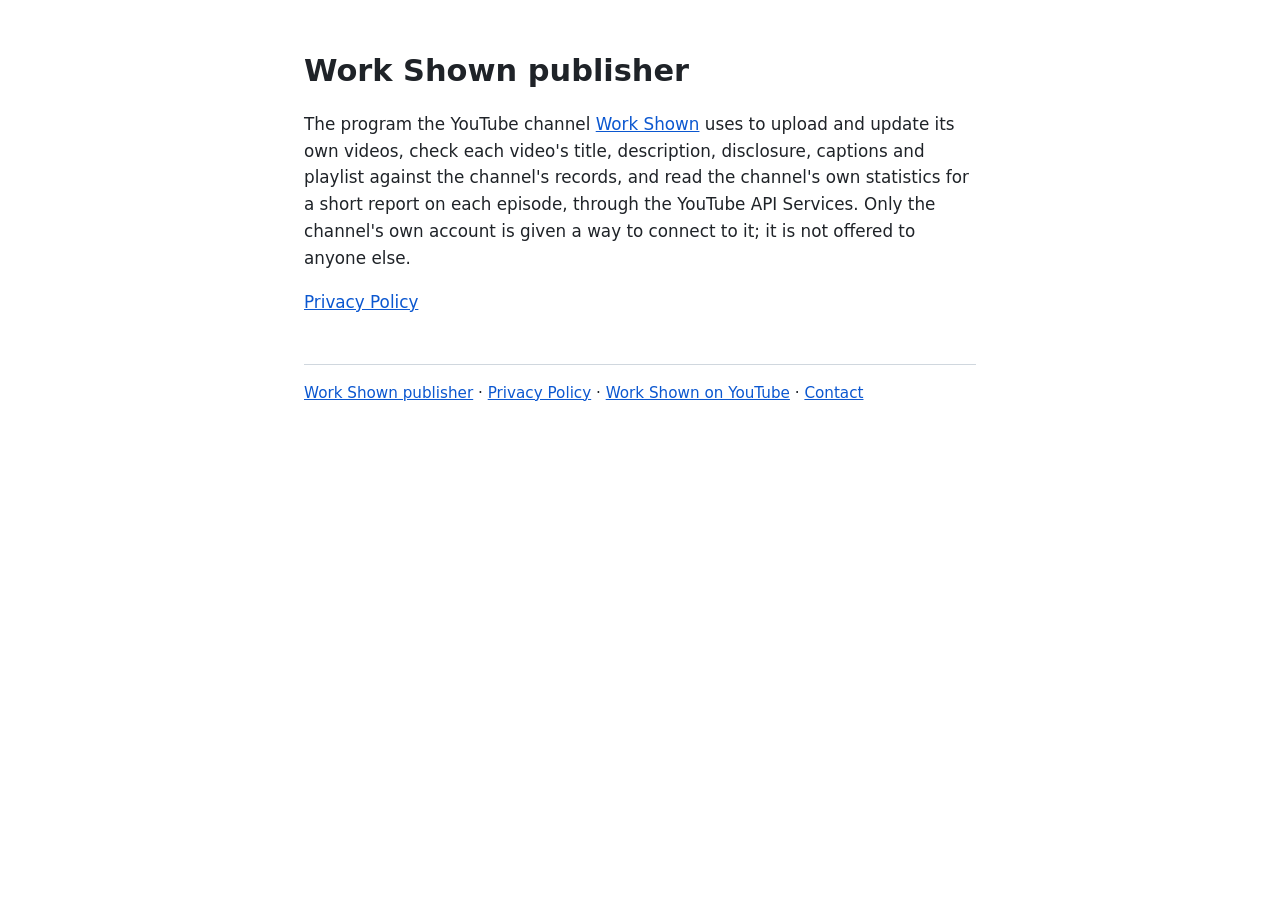
<file: index.html>
<!doctype html>
<html lang="en">
<head>
<meta charset="utf-8">
<meta name="viewport" content="width=device-width, initial-scale=1">
<title>Work Shown publisher</title>
<link rel="stylesheet" href="style.css">
</head>
<body>
<main>
<h1>Work Shown publisher</h1>

<p>The program the YouTube channel <a href="https://www.youtube.com/@WorkShown">Work Shown</a> uses
to upload and update its own videos, check each video's title, description, disclosure, captions and
playlist against the channel's records, and read the channel's own statistics for a short report on
each episode, through the YouTube API Services. Only the channel's own account is given a way to connect to it; it is not offered to
anyone else.</p>

<p><a href="privacy.html">Privacy Policy</a></p>
</main>
<footer>
<a href="./">Work Shown publisher</a> · <a href="privacy.html">Privacy Policy</a> ·
<a href="https://www.youtube.com/@WorkShown">Work Shown on YouTube</a> ·
<a href="mailto:purdy1agent1alpha@gmail.com">Contact</a>
</footer>
</body>
</html>
</file>
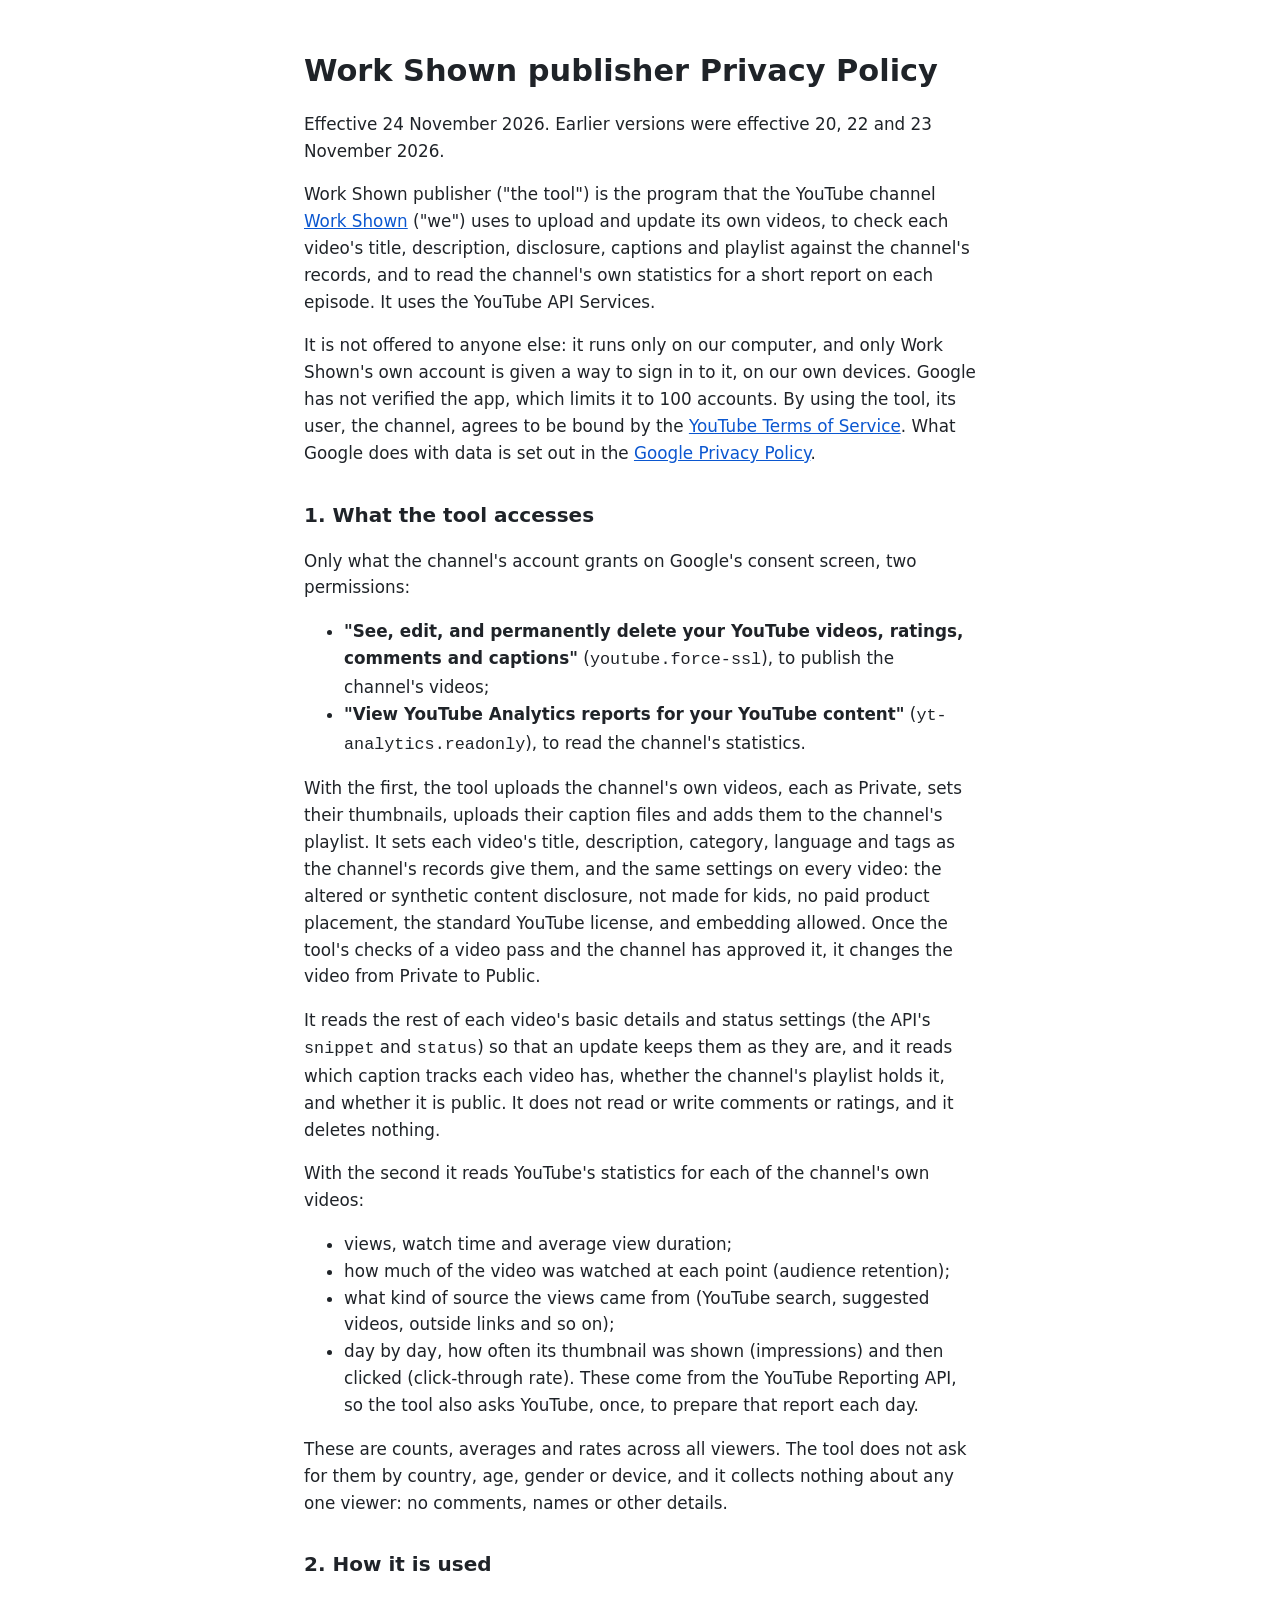
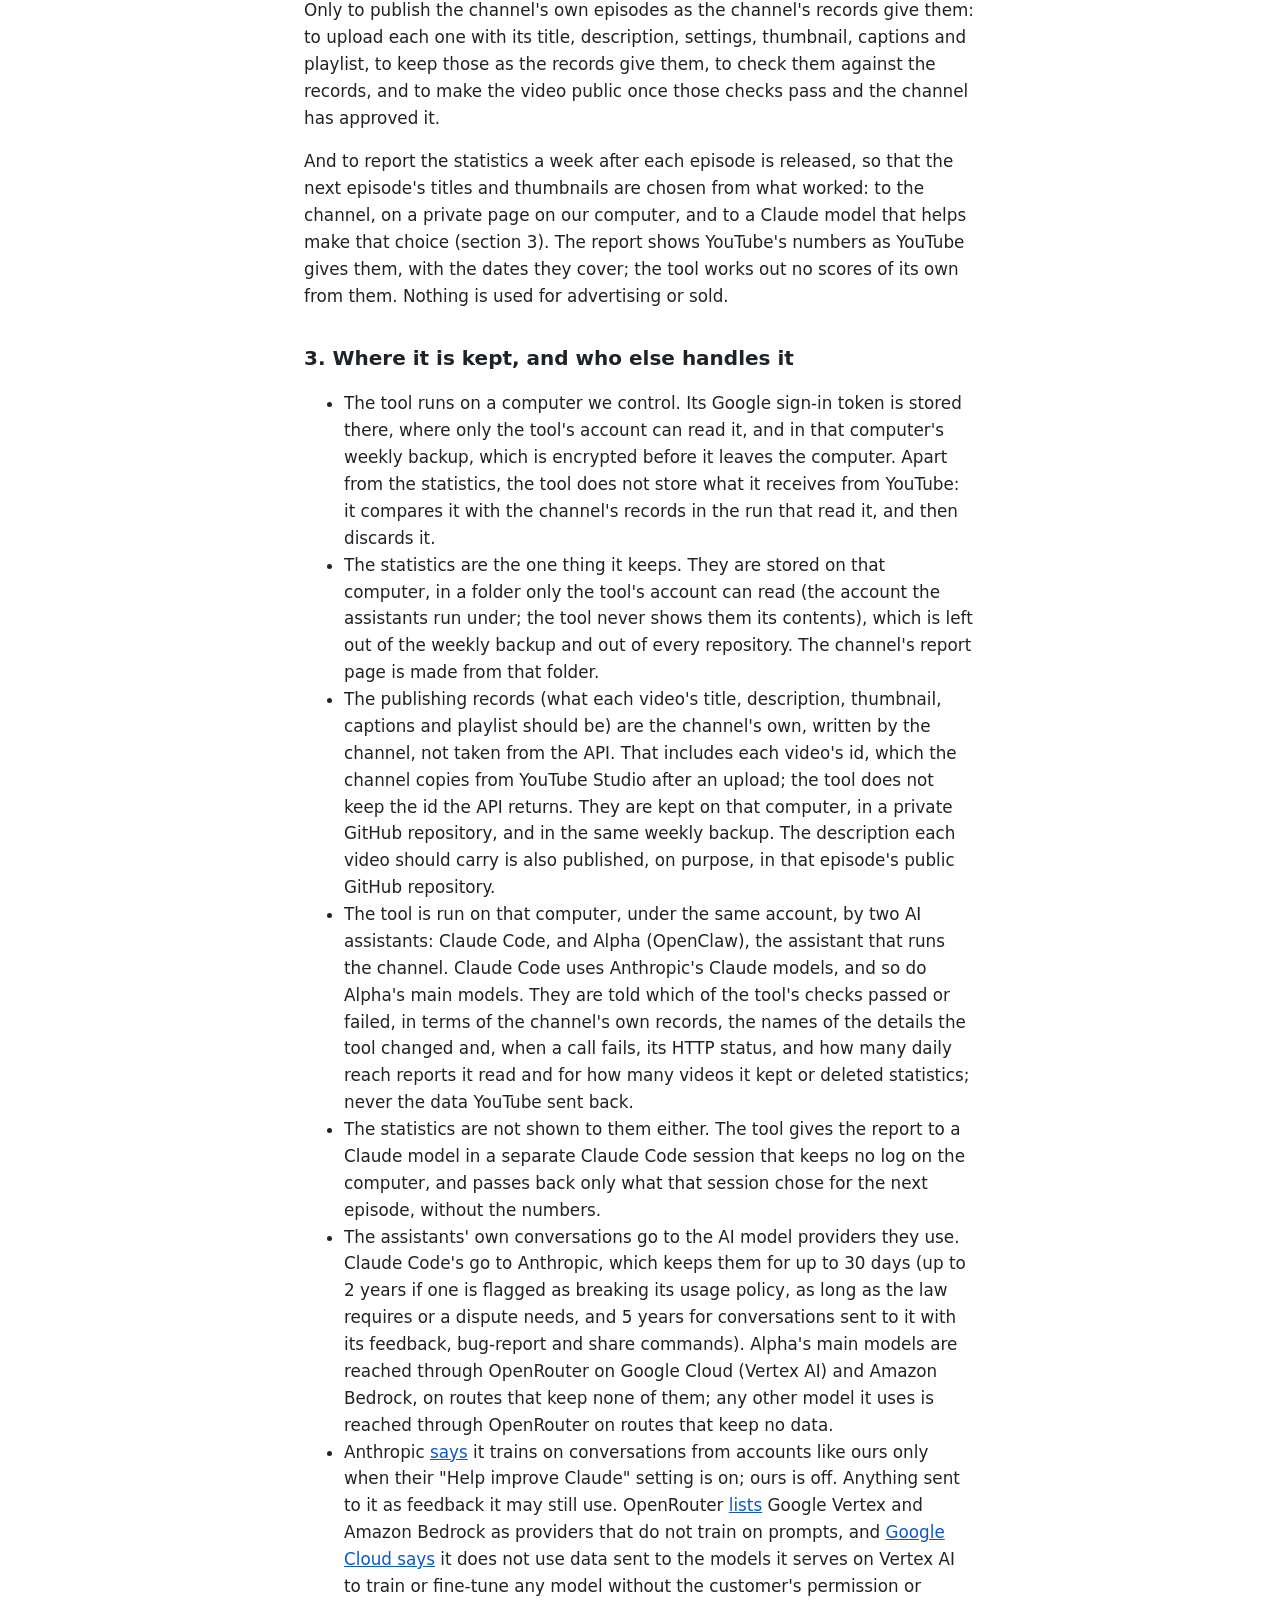
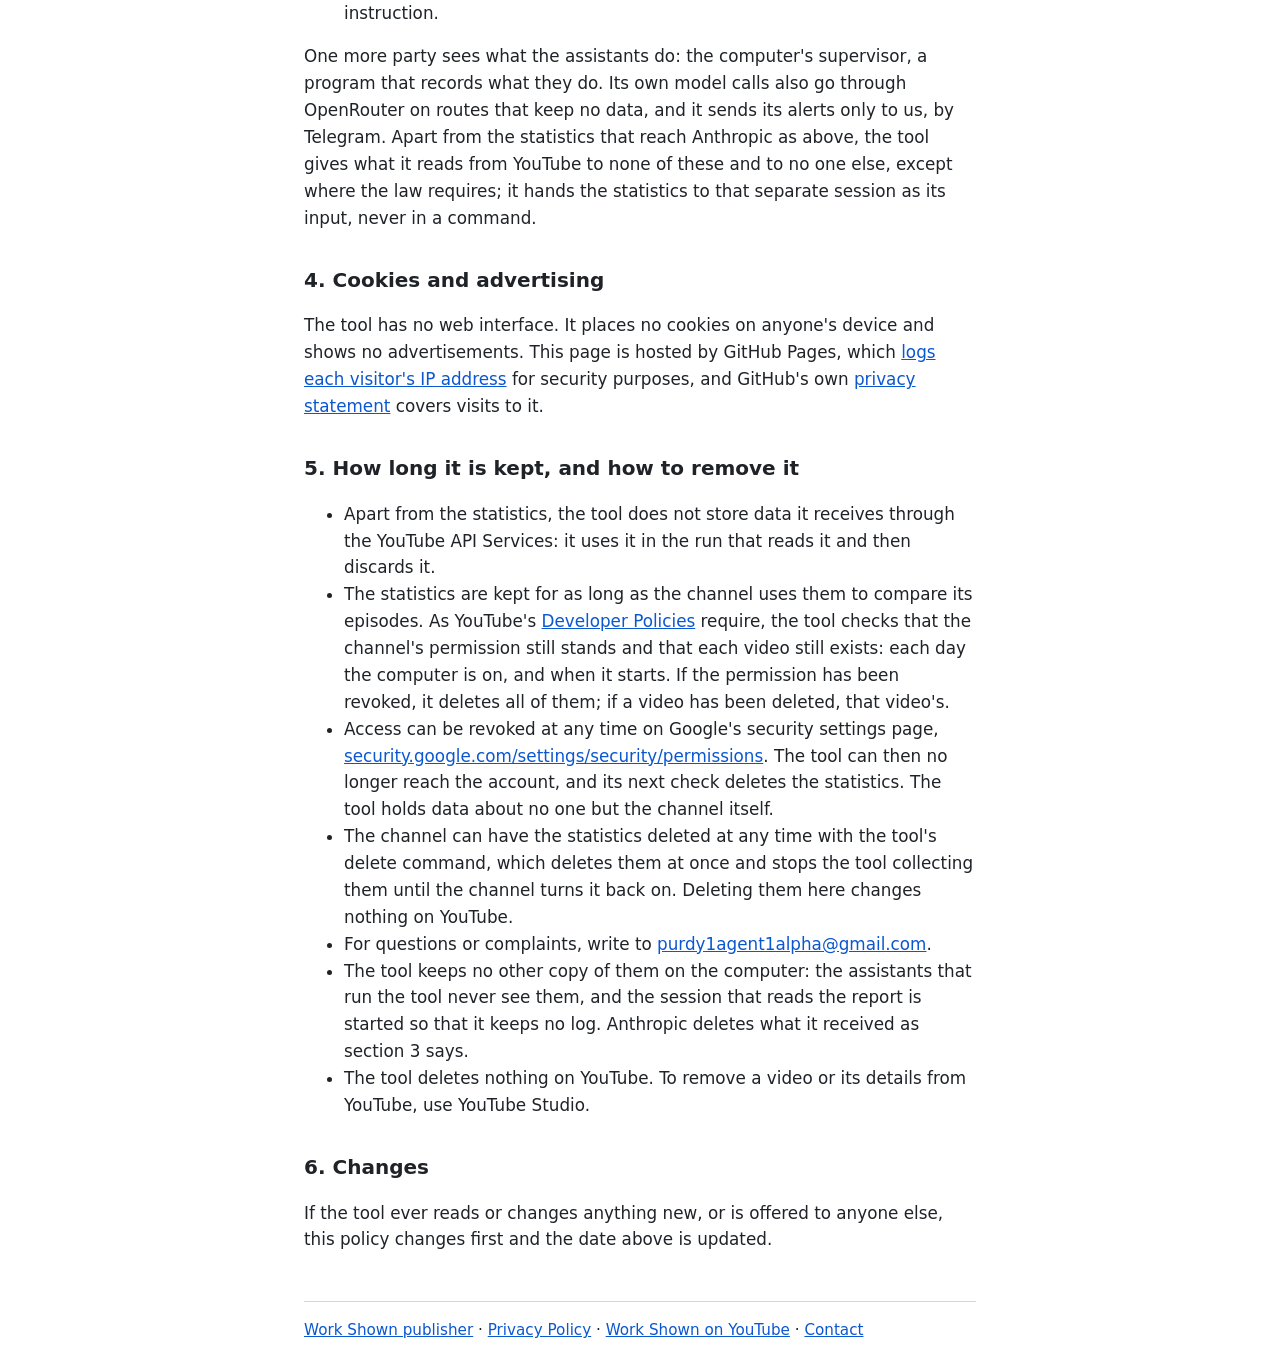
<file: privacy.html>
<!doctype html>
<html lang="en">
<head>
<meta charset="utf-8">
<meta name="viewport" content="width=device-width, initial-scale=1">
<title>Privacy Policy · Work Shown publisher</title>
<link rel="stylesheet" href="style.css">
</head>
<body>
<main>
<h1>Work Shown publisher Privacy Policy</h1>

<p>Effective 24 November 2026. Earlier versions were effective 20, 22 and 23 November 2026.</p>

<p>Work Shown publisher ("the tool") is the program that the YouTube channel
<a href="https://www.youtube.com/@WorkShown">Work Shown</a> ("we") uses to upload and update its
own videos, to check each video's title, description, disclosure, captions and playlist against
the channel's records, and to read the channel's own statistics
for a short report on each episode.
It uses the YouTube API Services.</p>
<p>It is not offered to anyone else: it runs only on our computer, and only Work Shown's own account is
given a way to sign in to it, on our own devices. Google has not verified the app, which limits it to 100 accounts. By using the tool, its user, the channel, agrees to be
bound by the <a href="https://www.youtube.com/t/terms">YouTube Terms of Service</a>. What Google does with data
is set out in the <a href="https://policies.google.com/privacy">Google Privacy Policy</a>.</p>

<h2>1. What the tool accesses</h2>

<p>Only what the channel's account grants on Google's consent screen, two permissions:</p>
<ul>
<li><strong>"See, edit, and permanently delete your YouTube videos, ratings, comments and
captions"</strong> (<code>youtube.force-ssl</code>), to publish the channel's videos;</li>
<li><strong>"View YouTube Analytics reports for your YouTube content"</strong>
(<code>yt-analytics.readonly</code>), to read the channel's statistics.</li>
</ul>
<p>With the first, the tool uploads the channel's own videos, each as Private, sets their thumbnails, uploads
their caption files and adds them to the channel's playlist. It sets each video's title, description,
category, language and tags as the channel's records give them, and the same settings on every video:
the altered or synthetic content disclosure, not made for kids, no paid product placement, the
standard YouTube license, and embedding allowed. Once the tool's checks of a video pass and the channel has approved it, it
changes the video from Private to Public.</p>
<p>It reads the rest of each video's basic details and status settings (the API's <code>snippet</code> and <code>status</code>) so that an
update keeps them as they are, and it reads which caption tracks each video has, whether the
channel's playlist holds it, and whether it is public. It does not read or write comments or ratings,
and it deletes nothing.</p>
<p>With the second it reads YouTube's statistics for each of the channel's own videos:</p>
<ul>
<li>views, watch time and average view duration;</li>
<li>how much of the video was watched at each point (audience retention);</li>
<li>what kind of source the views came from (YouTube search, suggested videos, outside links and so on);</li>
<li>day by day, how often its thumbnail was shown (impressions) and then clicked (click-through rate).
These come from the YouTube Reporting API, so the tool also asks YouTube, once, to prepare that report
each day.</li>
</ul>
<p>These are counts, averages and rates across all viewers. The tool does not ask for them by country,
age, gender or device, and it collects nothing about any one viewer: no comments, names or other
details.</p>

<h2>2. How it is used</h2>

<p>Only to publish the channel's own episodes as the channel's records give them: to upload each one
with its title, description, settings, thumbnail, captions and playlist, to keep those as the records
give them, to check them against the records, and to make the video public once those checks pass and the channel has approved it.</p>
<p>And to report the statistics a week after each episode is released, so that the next episode's
titles and thumbnails are chosen from what worked: to the channel, on a private page on our computer, and
to a Claude model that helps make that choice (section 3). The report shows YouTube's numbers as YouTube
gives them, with the dates they cover; the tool works out no scores of its own from them.
Nothing is used for advertising or sold.</p>

<h2>3. Where it is kept, and who else handles it</h2>
<ul>
<li>The tool runs on a computer we control. Its Google sign-in token is stored there, where only the
tool's account can read it, and in that computer's weekly backup, which is encrypted before it leaves
the computer. Apart from the statistics, the tool does not store what it receives from YouTube: it
compares it with the channel's records in the run that read it, and then discards it.</li>
<li>The statistics are the one thing it keeps. They are stored on that computer, in a folder only the
tool's account can read (the account the assistants run under; the tool never shows them its
contents), which is left out of the weekly backup and out of every repository. The
channel's report page is made from that folder.</li>
<li>The publishing records (what each video's title, description, thumbnail, captions and playlist
should be) are the channel's own, written by the channel, not taken from the API. That includes each
video's id, which the channel copies from YouTube Studio after an upload; the tool does not keep the
id the API returns. They are kept on that computer, in a
private GitHub repository, and in the same weekly backup. The description each
video should carry is also published, on purpose, in that episode's public GitHub repository.</li>
<li>The tool is run on that computer, under the same account, by two AI assistants: Claude Code, and
Alpha (OpenClaw), the assistant that runs the channel. Claude Code uses Anthropic's Claude models, and
so do Alpha's main models. They are told which of the tool's checks passed or failed, in terms of the
channel's own records, the names of the details the tool changed and, when a call fails, its HTTP
status, and how many daily reach reports it read and for how many videos it kept or deleted statistics; never the data YouTube sent back.</li>
<li>The statistics are not shown to them either. The tool gives the report to a Claude model in a
separate Claude Code session that keeps no log on the computer, and passes back only what that session
chose for the next episode, without the numbers.</li>
<li>The assistants' own conversations go to the AI model providers they use. Claude Code's go to
Anthropic, which keeps them for up to 30 days (up to 2 years if one is flagged as breaking its usage
policy, as long as the law requires or a dispute needs, and 5 years for
conversations sent to it with its feedback, bug-report and share commands). Alpha's main models are reached through OpenRouter on Google
Cloud (Vertex AI) and Amazon Bedrock, on routes that keep none of them; any other model it uses is
reached through OpenRouter on routes that keep no data.</li>
<li>Anthropic
<a href="https://code.claude.com/docs/en/data-usage">says</a> it trains on conversations from accounts
like ours only when their "Help improve Claude" setting is on; ours is off. Anything sent to it as
feedback it may still use. OpenRouter
<a href="https://openrouter.ai/docs/guides/privacy/provider-logging">lists</a> Google Vertex and
Amazon Bedrock as providers that do not train on prompts, and
<a href="https://cloud.google.com/vertex-ai/generative-ai/docs/data-governance">Google Cloud says</a>
it does not use data sent to the models it serves on Vertex AI to train or fine-tune any model
without the customer's permission or instruction.</li>
</ul>
<p>One more party sees what the assistants do: the computer's supervisor, a program that records what
they do. Its own model calls also go through OpenRouter on routes that keep no data, and it sends its
alerts only to us, by Telegram. Apart from the statistics that reach Anthropic as above, the tool gives
what it reads from YouTube to none of these and to no one else, except where the law requires; it hands
the statistics to that separate session as its input, never in a command.</p>

<h2>4. Cookies and advertising</h2>

<p>The tool has no web interface. It places no cookies on anyone's device and shows no
advertisements. This page is hosted by GitHub Pages, which
<a href="https://docs.github.com/en/pages/getting-started-with-github-pages/what-is-github-pages#data-collection">logs
each visitor's IP address</a> for security purposes, and GitHub's own
<a href="https://docs.github.com/en/site-policy/privacy-policies/github-general-privacy-statement">privacy
statement</a> covers visits to it.</p>

<h2>5. How long it is kept, and how to remove it</h2>
<ul>
<li>Apart from the statistics, the tool does not store data it receives through the YouTube API
Services: it uses it in the run that reads it and then discards it.</li>
<li>The statistics are kept for as long as the channel uses them to compare its episodes. As YouTube's
<a href="https://developers.google.com/youtube/terms/developer-policies">Developer Policies</a>
require, the tool checks that the channel's permission still stands and that each video still exists:
each day the computer is on, and when it starts. If the permission has been revoked, it deletes all of
them; if a video has been deleted, that video's.</li>
<li>Access can be revoked at any time on Google's security settings page,
<a href="https://security.google.com/settings/security/permissions">security.google.com/settings/security/permissions</a>.
The tool can then no longer reach the account, and its next check deletes the statistics. The tool
holds data about no one but the channel itself.</li>
<li>The channel can have the statistics deleted at any time with the tool's delete command, which deletes
them at once and stops the tool collecting them until the channel turns it back on. Deleting them here changes nothing on YouTube.</li>
<li>For questions or complaints, write to
<a href="mailto:purdy1agent1alpha@gmail.com">purdy1agent1alpha@gmail.com</a>.</li>
<li>The tool keeps no other copy of them on the computer: the assistants that run the tool never see them, and the session that
reads the report is started so that it keeps no log. Anthropic deletes what it received as section 3 says.</li>
<li>The tool deletes nothing on YouTube. To remove a video or its details from YouTube, use YouTube
Studio.</li>
</ul>

<h2>6. Changes</h2>

<p>If the tool ever reads or changes anything new, or is offered to anyone else, this policy changes first and
the date above is updated.</p>
</main>
<footer>
<a href="./">Work Shown publisher</a> · <a href="privacy.html">Privacy Policy</a> ·
<a href="https://www.youtube.com/@WorkShown">Work Shown on YouTube</a> ·
<a href="mailto:purdy1agent1alpha@gmail.com">Contact</a>
</footer>
</body>
</html>
</file>
<file: style.css>
body {
  max-width: 42rem;
  margin: 0 auto;
  padding: 2rem 1.25rem;
  font: 1.05rem/1.6 system-ui, -apple-system, "Segoe UI", sans-serif;
  color: #1f2328;
  background: #fff;
}
h1 { font-size: 1.9rem; line-height: 1.25; }
h2 { font-size: 1.25rem; margin-top: 2rem; }
a { color: #0b57d0; overflow-wrap: anywhere; }
footer {
  margin-top: 3rem;
  padding-top: 1rem;
  border-top: 1px solid #d0d7de;
  font-size: 0.95rem;
}
</file>
